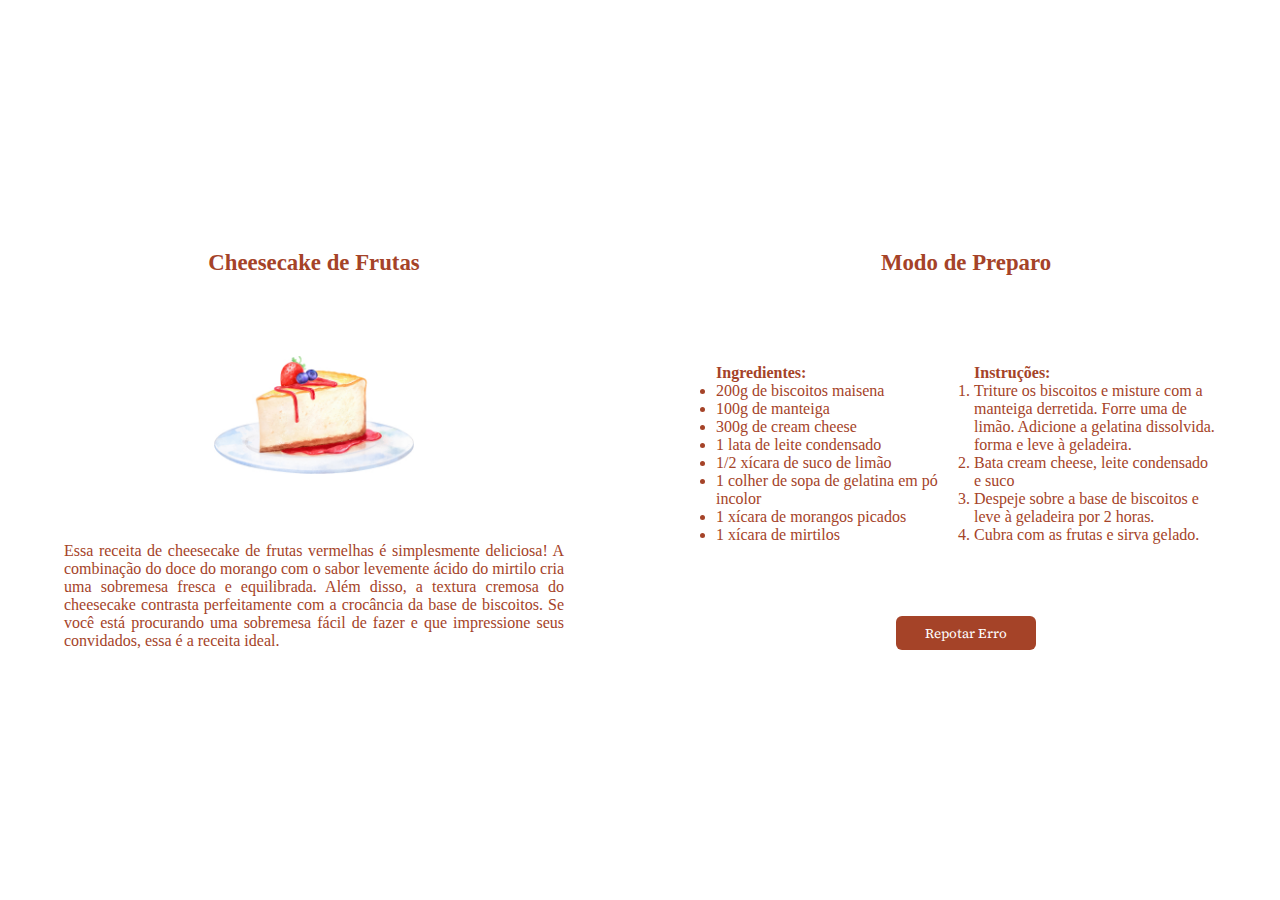
<file: Cheesecake de frutas - Projeto 05/index.html>
<!DOCTYPE html>
<html lang="pt-br">
  <head>
    <meta charset="UTF-8" />
    <meta name="viewport" content="width=device-width, initial-scale=1.0" />
    <title>Avançando com Responsidade - Projeto 5</title>
    <link rel="preconnect" href="https://fonts.googleapis.com" />
    <link rel="preconnect" href="https://fonts.gstatic.com" crossorigin />
    <link
      href="https://fonts.googleapis.com/css2?family=Source+Code+Pro:wght@400;700&family=Source+Serif+4:wght@500&display=swap"
      rel="stylesheet"
    />
    <link rel="stylesheet" href="./style.css" />
  </head>
  <body>
    <main>
      <div class="container-content recipe">
        <h1>Cheesecake de Frutas</h1>
        <div class="image-cake">
          <img src="assets/01.jpg" alt="imagem de bolo de fruta cheesecake" />
        </div>
        <p>
          Essa receita de cheesecake de frutas vermelhas é simplesmente
          deliciosa! A combinação do doce do morango com o sabor levemente ácido
          do mirtilo cria uma sobremesa fresca e equilibrada. Além disso, a
          textura cremosa do cheesecake contrasta perfeitamente com a crocância
          da base de biscoitos. Se você está procurando uma sobremesa fácil de
          fazer e que impressione seus convidados, essa é a receita ideal.
        </p>
      </div>
      <div class="container-content preparation">
        <h2>Modo de Preparo</h2>
        <div class="wrapper-content">
          <div class="ingredients">
            <strong>Ingredientes:</strong>
            <ul>
              <li>200g de biscoitos maisena</li>
              <li>100g de manteiga</li>
              <li>300g de cream cheese</li>
              <li>1 lata de leite condensado</li>
              <li>1/2 xícara de suco de limão</li>
              <li>1 colher de sopa de gelatina em pó incolor</li>
              <li>1 xícara de morangos picados</li>
              <li>1 xícara de mirtilos</li>
            </ul>
          </div>
          <div class="instructions">
            <strong>Instruções:</strong>
            <ol>
              <li>
                Triture os biscoitos e misture com a manteiga derretida. Forre
                uma de limão. Adicione a gelatina dissolvida. forma e leve à
                geladeira.
              </li>
              <li>Bata cream cheese, leite condensado e suco</li>
              <li>
                Despeje sobre a base de biscoitos e leve à geladeira por 2
                horas.
              </li>
              <li>Cubra com as frutas e sirva gelado.</li>
            </ol>
          </div>
        </div>
        <button>Repotar Erro</button>
      </div>
    </main>
  </body>
</html>
</file>
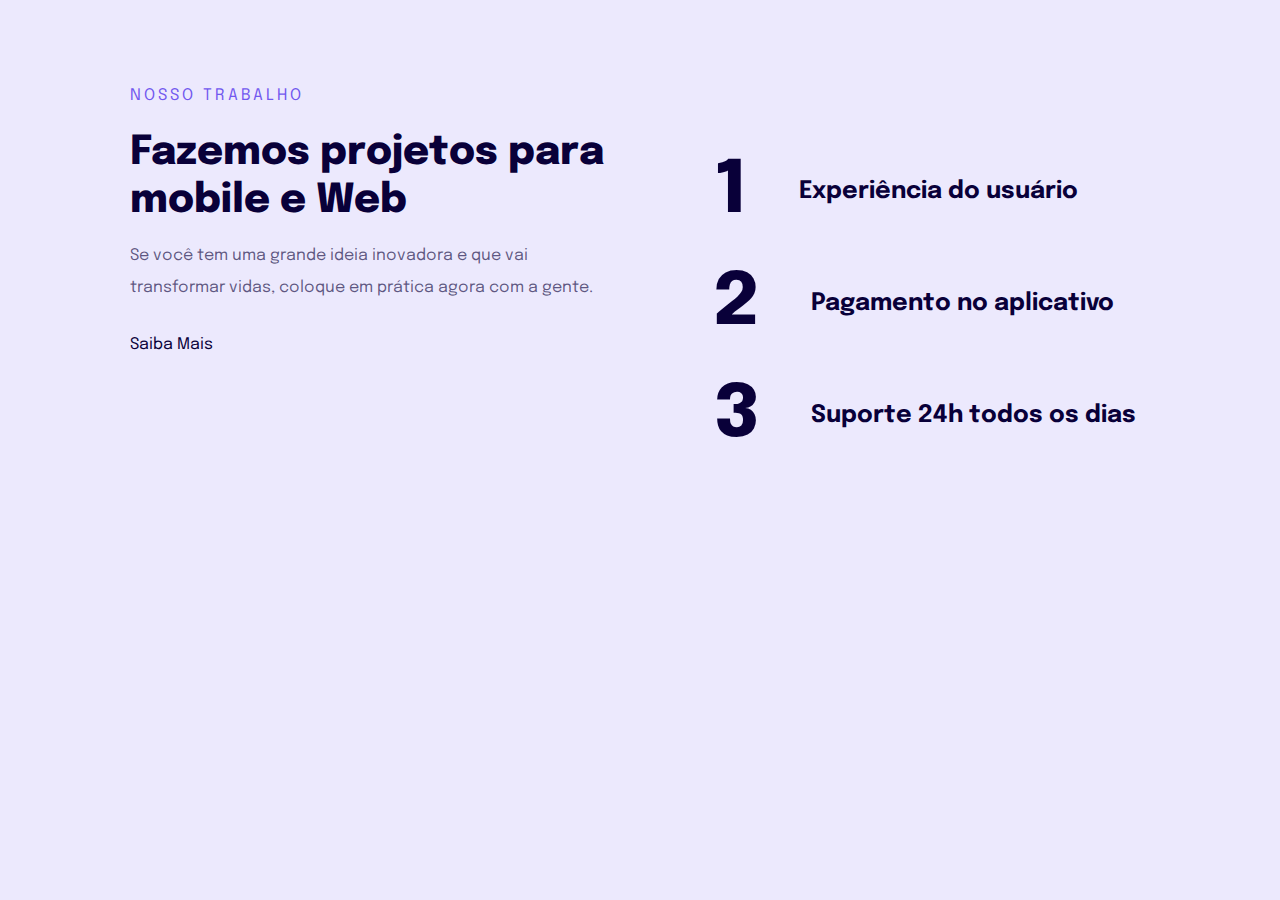
<file: Projecto 04/index.html>
<!DOCTYPE html>
<html lang="pt-br">
  <head>
    <meta charset="UTF-8" />
    <meta name="viewport" content="width=device-width, initial-scale=1.0" />
    <title>Stage 03 Projeto 02</title>
    <link rel="preconnect" href="https://fonts.googleapis.com" />
    <link rel="preconnect" href="https://fonts.gstatic.com" crossorigin />
    <link
      href="https://fonts.googleapis.com/css2?family=Epilogue:wght@400;700;800&display=swap"
      rel="stylesheet"
    />
    <link rel="stylesheet" href="style.css" />
  </head>
  <body>
    <main id="page">
      <div>
        <p>Nosso trabalho</p>
        <h1>Fazemos projetos para mobile e Web</h1>
        <p>
          Se você tem uma grande ideia inovadora e que vai transformar vidas,
          coloque em prática agora com a gente.
        </p>
        <a href="#" target="_self" rel="noopener noreferrer">Saiba Mais</a>
      </div>
      <ul>
        <li><span class="number">1</span>Experiência do usuário</li>
        <li><span class="number">2</span>Pagamento no aplicativo</li>
        <li><span class="number">3</span>Suporte 24h todos os dias</li>
      </ul>
    </main>
  </body>
</html>
</file>
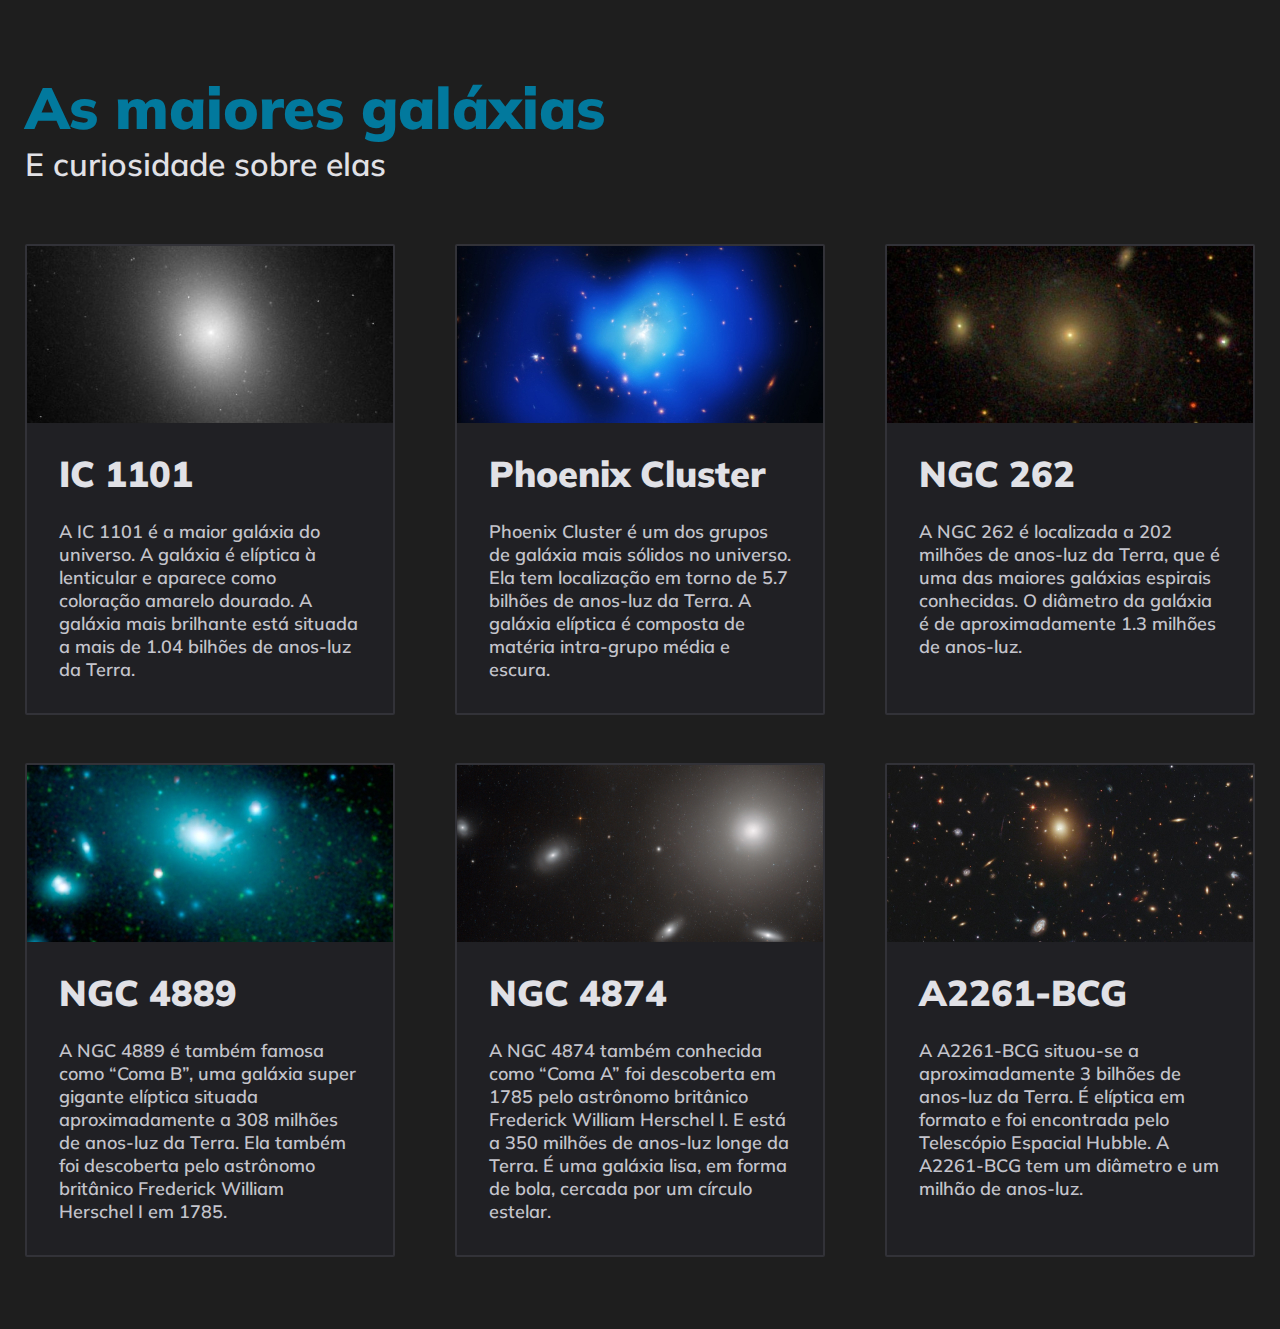
<file: Projeto 06 - Galáxia/index.html>
<!DOCTYPE html>
<html lang="pt-br">
  <head>
    <meta charset="UTF-8" />
    <meta name="viewport" content="width=device-width, initial-scale=1.0" />
    <title>Document</title>
    <link rel="stylesheet" href="style.css" />
    <link rel="preconnect" href="https://fonts.googleapis.com" />
    <link rel="preconnect" href="https://fonts.gstatic.com" crossorigin />
    <link
      href="https://fonts.googleapis.com/css2?family=Mulish:wght@600;900&display=swap"
      rel="stylesheet"
    />
  </head>
  <body>
    <header>
      <h1>As maiores galáxias</h1>
      <p>E curiosidade sobre elas</p>
    </header>
    <main>
      <div class="card">
        <img src="img/image 1.jpg" alt="" />
          <h2>IC 1101</h2>
          <p>
            A IC 1101 é a maior galáxia do universo. A galáxia é elíptica à
            lenticular e aparece como coloração amarelo dourado. A galáxia mais
            brilhante está situada a mais de 1.04 bilhões de anos-luz da Terra.
          </p>
        </div>
      </div>
      <div class="card">
        <img src="img/image 2.jpg" alt="" />
          <h2>Phoenix Cluster</h2>
          <p>
            Phoenix Cluster é um dos grupos de galáxia mais sólidos no universo.
            Ela tem localização em torno de 5.7 bilhões de anos-luz da Terra. A
            galáxia elíptica é composta de matéria intra-grupo média e escura.
          </p>
        </div>
      </div>
      <div class="card">
        <img src="img/image 3.jpg" alt="" />
          <h2>NGC 262</h2>
          <p>
            A NGC 262 é localizada a 202 milhões de anos-luz da Terra, que é uma
            das maiores galáxias espirais conhecidas. O diâmetro da galáxia é de
            aproximadamente 1.3 milhões de anos-luz.
          </p>
        </div>
      </div>
      <div class="card">
        <img src="img/image 4.jpg" alt="" />
          <h2>NGC 4889</h2>
          <p>
            A NGC 4889 é também famosa como “Coma B”, uma galáxia super gigante
            elíptica situada aproximadamente a 308 milhões de anos-luz da Terra.
            Ela também foi descoberta pelo astrônomo britânico Frederick William
            Herschel I em 1785.
          </p>
        </div>
      </div>
      <div class="card">
        <img src="img/image 5.jpg" alt="" />
          <h2>NGC 4874</h2>
          <p>
            A NGC 4874 também conhecida como “Coma A” foi descoberta em 1785
            pelo astrônomo britânico Frederick William Herschel I. E está a 350
            milhões de anos-luz longe da Terra. É uma galáxia lisa, em forma de
            bola, cercada por um círculo estelar.
          </p>
        </div>
      </div>
      <div class="card">
        <img src="img/image 6.jpg" alt="" />
          <h2>A2261-BCG</h2>
          <p>
            A A2261-BCG situou-se a aproximadamente 3 bilhões de anos-luz da
            Terra. É elíptica em formato e foi encontrada pelo Telescópio
            Espacial Hubble. A A2261-BCG tem um diâmetro e um milhão de
            anos-luz.
          </p>
        </div>
      </div>
    </main>
  </body>
</html>
</file>
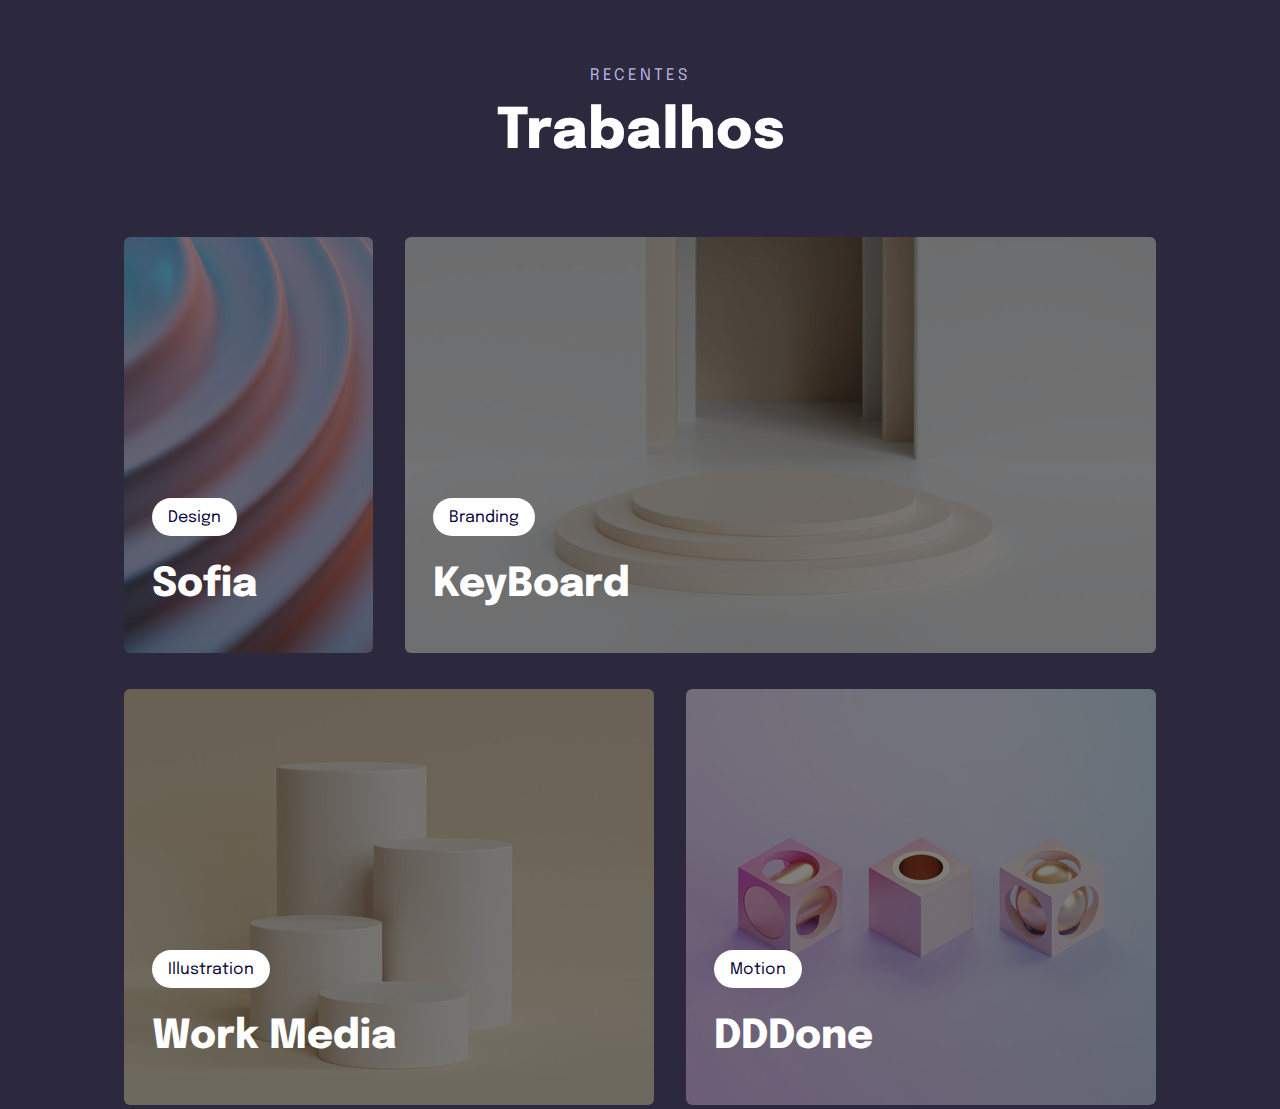
<file: Projeto 07 parte 2 - Mural/index.html>
<!DOCTYPE html>
<html lang="pt-br">
  <head>
    <link rel="preconnect" href="https://fonts.googleapis.com" />
    <link rel="preconnect" href="https://fonts.gstatic.com" crossorigin />
    <link
      href="https://fonts.googleapis.com/css2?family=Epilogue:wght@400;800&display=swap"
      rel="stylesheet"
    />
    <meta charset="UTF-8" />
    <meta name="viewport" content="width=device-width, initial-scale=1.0" />
    <title>Componente de Trabalho</title>
    <link rel="stylesheet" href="style.css" />
  </head>
  <body>
    <div class="page">
      <header>
        <p>recentes</p>
        <h1>Trabalhos</h1>
      </header>
      <main>
        <div class="card">
          <img src="assets/Bitmap1.png" alt="" />
          <h2><span>Design</span>Sofia</h2>
        </div>
        <div class="card">
          <img src="assets/Bitmap2.png" alt="" />
          <h2><span>Branding</span>KeyBoard</h2>
        </div>
        <div class="card">
          <img src="assets/Bitmap3.png" alt="" />
          <h2><span>Illustration</span>Work Media</h2>
        </div>
        <div class="card">
          <img src="assets/Bitmap4.png" alt="" />
          <h2><span>Motion</span>DDDone</h2>
        </div>
      </main>
    </div>
  </body>
</html>
</file>
<file: Cheesecake de frutas - Projeto 05/style.css>
* {
  padding: 0;
  margin: 0;
  box-sizing: border-box;

  -webkit-font-smoothing: antialiased;
  -moz-osx-font-smoothing: grayscale;
}

:root {
  font-family: "Source Serif Pro";

  font-size: 62.5%;
  color: #a54328;
}

body {
  width: 100%;
  height: 100vh;
  font-size: 1.6rem;
}

img {
  width: 100%;
  object-fit: contain;
}

main {
  display: flex;
  flex-direction: column;
  align-items: center;
  justify-content: center;
  gap: 2.4rem;
  width: 100%;
  padding: 1.6rem 0;
}

.container-content {
  display: flex;
  flex-direction: column;
  align-items: center;
  justify-content: space-between;
  padding: 0 6.4rem;
}

.image-cake {
  margin: 0 auto;
  width: 15rem;
}

h1,
h2 {
  font-size: 2.4rem;
  margin-bottom: 1.6rem;
}

button {
  font-family: "Source Serif 4";

  background-color: #a54328;
  color: #fff;

  border: 0;
  border-radius: 0.6rem;

  width: 14rem;
  padding: 0.8rem 1.2rem;
}

.recipe > p {
  text-align: justify;
}

.preparation {
  gap: 1.6rem;
}

.preparation > .wrapper-content {
  display: flex;
  flex-direction: column;
  gap: 1.6rem;
}

@media (min-width: 768px) {
  main {
    flex-direction: row;
    align-items: center;
    width: 100%;
    height: 100%;
    padding: 0;
  }

  h1,
  h2 {
    font-size: clamp(1.6rem, 1vw + 10px, 2.4rem);
    margin-bottom: 1.6rem;
  }

  p,
  li {
    font-size: clamp(0.8rem, 1vw + 5px, 1.6rem);
  }

  .image-cake {
    margin: 0 auto;
    width: 20rem;
  }

  .container-content {
    width: 50%;
    height: 40rem;
    display: flex;
    justify-content: space-between;
  }

  .preparation {
    display: flex;
    flex-direction: column;
  }

  .preparation > .wrapper-content {
    flex-direction: row;
    gap: 1.6rem;
  }

  .wrapper-content > div {
    width: 50%;
  }
}
</file>
<file: Projecto 04/style.css>
* {
  padding: 0;
  margin: 0;
  box-sizing: border-box;
}

:root {
  font-size: 62.5%; /*10px*/
}

ul {
  list-style: none;
}

body {
  background: #ece9fd;
  font-family: "Epilogue", sans-serif;

  padding: 6rem 2.3rem 6.6rem;

  font-size: 1.6rem;
}

main {
  max-width: 33rem;
  margin: 0 auto;
}

h1 {
  font-weight: 800;
  font-size: 4rem;
  line-height: 4.8rem;

  color: #090039;

  margin-bottom: 1.5rem;
}

main p:first-child {
  color: #7158ef;

  letter-spacing: 3px;
  text-transform: uppercase;
  line-height: 3.2rem;

  margin-bottom: 1.7rem;
}

h1 + p {
  color: rgba(10, 0, 57, 0.64);

  line-height: 3.2rem;

  margin-bottom: 3.2rem;
}

a {
  text-decoration: none;

  color: #090039;

  transition: 0.5s;
}

a:hover {
  color: #7158ef;
  font-weight: bold;
}

ul {
  margin-top: 7.2rem;
}

ul li {
  color: #090039;

  font-weight: 700;
  font-size: 2.4rem;
  line-height: 3.2rem;

  max-width: 25.7rem;

  display: flex;
  gap: 3.8rem;
}

ul li span {
  color: #090039;

  font-weight: 800;
  font-size: 7.2rem;
  line-height: 8rem;
  letter-spacing: -2px;
}

ul li + li {
  margin-top: 3.2rem;
}

@media (min-width: 700px) {
  body {
    padding: 8rem;
  }

  main {
    max-width: 1020px;

    display: flex;
    gap: 10rem;
  }

  main > div {
    max-width: 484px;
  }

  ul li {
    gap: 5.3rem;

    max-width: 450px;
    align-items: center;
  }
}
</file>
<file: Projeto 06 - Galáxia/style.css>
* {
  padding: 0;
  margin: 0;
  box-sizing: border-box;
}

:root {
  font-family: "Mulish", sans-serif;
  font-size: 62.5%;
}

body {
  background-color: #1e1e1e;

  padding: 7.2rem 10.4rem;

  font-size: 1.6rem;

  display: grid;
  justify-content: center;
}

header h1 {
  color: #02799d;
  font-size: 5.8rem;
  font-weight: 900;
  line-height: 7.2rem;
}

header p {
  color: #e1e1e6;
  font-size: 3.2rem;
  font-weight: 600;
  line-height: 4rem;
}

main {
  margin-top: 6rem;

  display: grid;

  grid-template-columns: repeat(3, 370px);

  gap: 4.8rem 6rem;
}

.card {
  background-color: #202024;

  border: 2px solid #323238;
  border-radius: 2px;

  overflow: hidden;
}

.card p {
  color: #c4c4cc;
  font-size: 1.8rem;
  font-weight: 600;

  padding: 2.4rem 3.2rem 3.2rem;
}

.card h2 {
  color: #e1e1e6;
  font-size: 3.6rem;
  font-weight: 900;

  padding: 2.4rem 3.2rem 0;
}
</file>
<file: Projeto 07 parte 2 - Mural/style.css>
* {
  padding: 0;
  margin: 0;
  box-sizing: border-box;
}

:root {
  --ff-heading: "Epilogue", sans-serif;
  --ff-texting: "Open sans", sans-serif;

  --hue: 250;
  --bg-primary: hsl(var(--hue), 22%, 20%);
  --fc-primary: hsl(var(--hue), 0%, 100%);
  --fc-secondary: hsl(var(--hue), 50%, 80%);
  --fc-secondary-dark: hsl(var(--hue), 100%, 11%);

  font-size: 62.5%;
  --fs-body: 1.6rem;
  --fs-heading: clamp(4rem, 1rem + 5vw, 5.6rem);
  --fs-heading-sm: clamp(3rem, 0.5rem + 3vw, 4rem);
}

body {
  font-family: var(--ff-texting);

  background-color: var(--bg-primary);
  color: var(--fc-primary);

  font-size: var(--fs-body);

  height: 100vh;
}

.page {
  max-width: clamp(33rem, 30rem + 65vw, 117rem);
  padding: 0 5rem;

  margin: 0 auto;
}

@media (min-width: 700px) {
  main {
    grid-template-columns: 1fr 1fr;
  }
}

@media (min-width: 960px) {
  main {
    grid-template-areas:
      "A B B"
      "C C D";
  }

  main div:nth-child(1) {
    grid-area: A;
  }

  main div:nth-child(2) {
    grid-area: B;
  }

  main div:nth-child(3) {
    grid-area: C;
  }

  main div:nth-child(4) {
    grid-area: D;
  }
}

img {
  width: 100%;
  height: auto;
}

header {
  margin: 6rem 0 8rem;

  font-family: var(--ff-heading);

  text-align: center;
}

header p {
  color: var(--fc-secondary);
  text-transform: uppercase;

  font-weight: 400;
  line-height: 3.2rem;
  letter-spacing: 3px;

  margin-bottom: 1.7rem;
}

header h1 {
  font-size: var(--fs-heading);
  font-weight: 800;
  line-height: 4.8rem;
}

main {
  display: grid;
  gap: 3.2rem;
}

.card {
  position: relative;

  font-family: var(--ff-heading);

  transition: all 200ms;
}

.card img {
  height: 41.6rem;
  border-radius: 6px;
  filter: brightness(0.5);

  object-fit: cover;
  transition: all 200ms;
}

.card:hover {
  transform: scale(1.1);
}

.card img:hover {
  opacity: 0.5;
  filter: none;
}

.card h2 {
  position: absolute;

  left: 2.8rem;
  bottom: 5.2rem;

  font-size: var(--fs-heading-sm);
  font-weight: 800;

  display: flex;
  flex-direction: column;
  gap: 2.8rem;
}

.card h2 span {
  display: inline-flex;

  background-color: var(--fc-primary);
  border-radius: 2rem;

  color: var(--fc-secondary-dark);

  font-size: var(--fs-body);
  font-weight: 400;

  padding: 0 1.6rem;
  height: 3.8rem;

  align-items: center;

  width: fit-content;
}

/* Animação */

header {
  animation-name: topdown;
  animation-duration: 700ms;
  animation-fill-mode: forwards; /* Manter a configuração da ultima animação*/
  /* animation-direction: reverse; Inverter o processo de animação */
  animation-delay: 200ms;
  animation-timing-function: ease;
  /* animation-iteration-count: infinite; */
}

main {
  animation: downtop 700ms reverse 400ms backwards;
  /* Backwards - Coloca as configuração da animação no elemento como propriedades inicial, mas quando termina a animação, a configuração somem voltando ao estado original */
}

@keyframes topdown {
  0% {
    opacity: 0;
    transform: translateY(-15px);
  }

  100% {
    opacity: 1;
  }
}

@keyframes downtop {
  100% {
    opacity: 0;
    transform: translateY(15px);
  }
}
</file>
